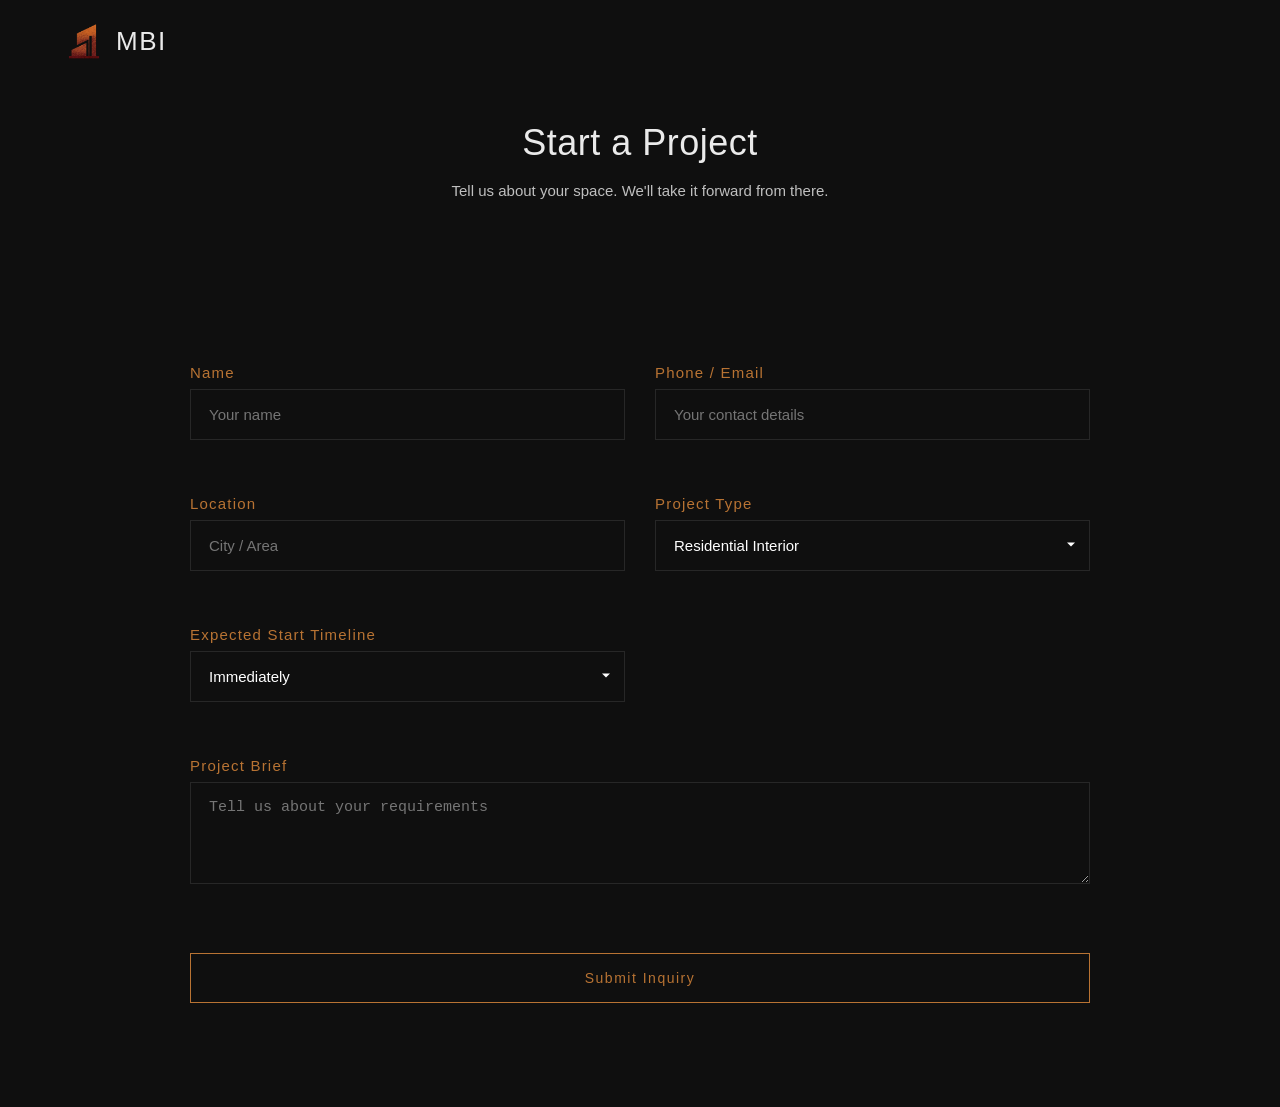
<file: contact.html>
<!DOCTYPE html>
<html lang="en">
<head>
    <meta charset="UTF-8">
    <meta name="viewport" content="width=device-width, initial-scale=1.0">
    <title>Start a Project | MBI</title>

    <link rel="stylesheet" href="css/style.css">
</head>

<body>

<!-- HEADER -->
<header class="header">
    <div class="container">
        <div class="logo">
            <img src="images/logo.png" alt="MBI Logo">
            <span>MBI</span>
        </div>
    </div>
</header>

<!-- HERO -->
<section class="contact-hero">
    <h1>Start a Project</h1>
    <p>Tell us about your space. We'll take it forward from there.</p>
</section>

<!-- FORM -->
<section class="contact-form-section">

    <form class="contact-form"
          name="contact"
          method="POST"
          data-netlify="true"
          action="success.html">

        <!-- REQUIRED for Netlify -->
        <input type="hidden" name="form-name" value="contact">

        <div class="form-grid">

        <div class="form-group">
            <label>Name</label>
            <input type="text" name="name" placeholder="Your name" required>
        </div>

        <div class="form-group">
            <label>Phone / Email</label>
            <input type="text" name="contact" placeholder="Your contact details" required>
        </div>

        <div class="form-group">
            <label>Location</label>
            <input type="text" name="location" placeholder="City / Area">
        </div>

        <div class="form-group">
            <label>Project Type</label>
            <select name="project">
                <option>Residential Interior</option>
                <option>Commercial Interior</option>
                <option>Renovation</option>
                <option>Interior Design + 3d</option>
                <option>Consultation</option>
            </select>
        </div>

        <div class="form-group">
            <label>Expected Start Timeline</label>
            <select name="timeline">
                <option>Immediately</option>
                <option>1–3 Months</option>
                <option>3–6 Months</option>
                <option>Just Exploring</option>
            </select>
        </div>

         <div class="form-group full-width">
        <label>Project Brief</label>
        <textarea name="brief" rows="4" placeholder="Tell us about your requirements"></textarea>
         </div>
    </div>        

        <button type="submit" class="submit-btn">
            Submit Inquiry
        </button>

    </form>

</section>
</body>
</html>
</file>
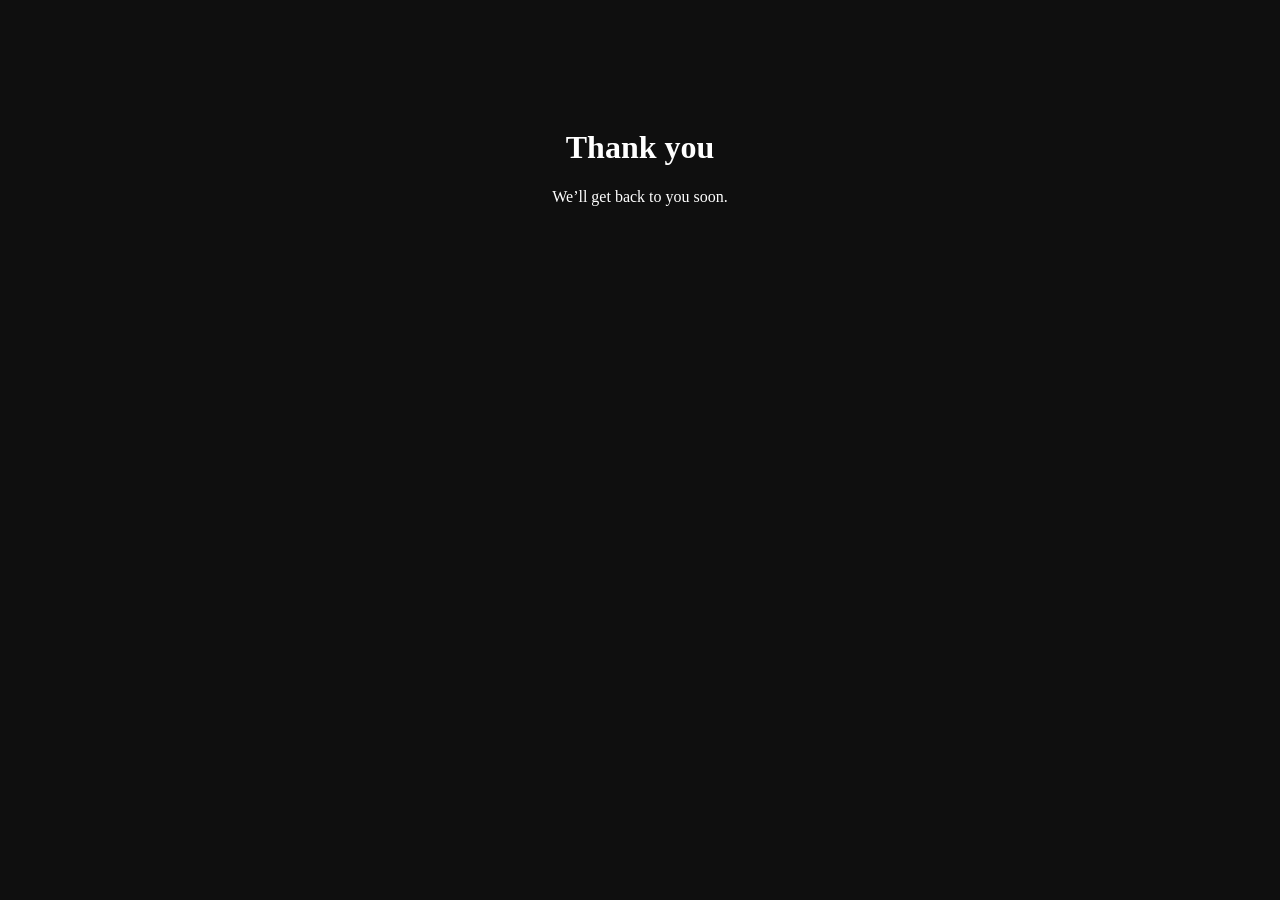
<file: success.html>
<!DOCTYPE html>
<html>
<head>
    <title>Thank You</title>
</head>
<body style="background:#0f0f0f; color:white; text-align:center; padding:100px;">
    <h1>Thank you</h1>
    <p>We’ll get back to you soon.</p>
</body>
</html>
</file>
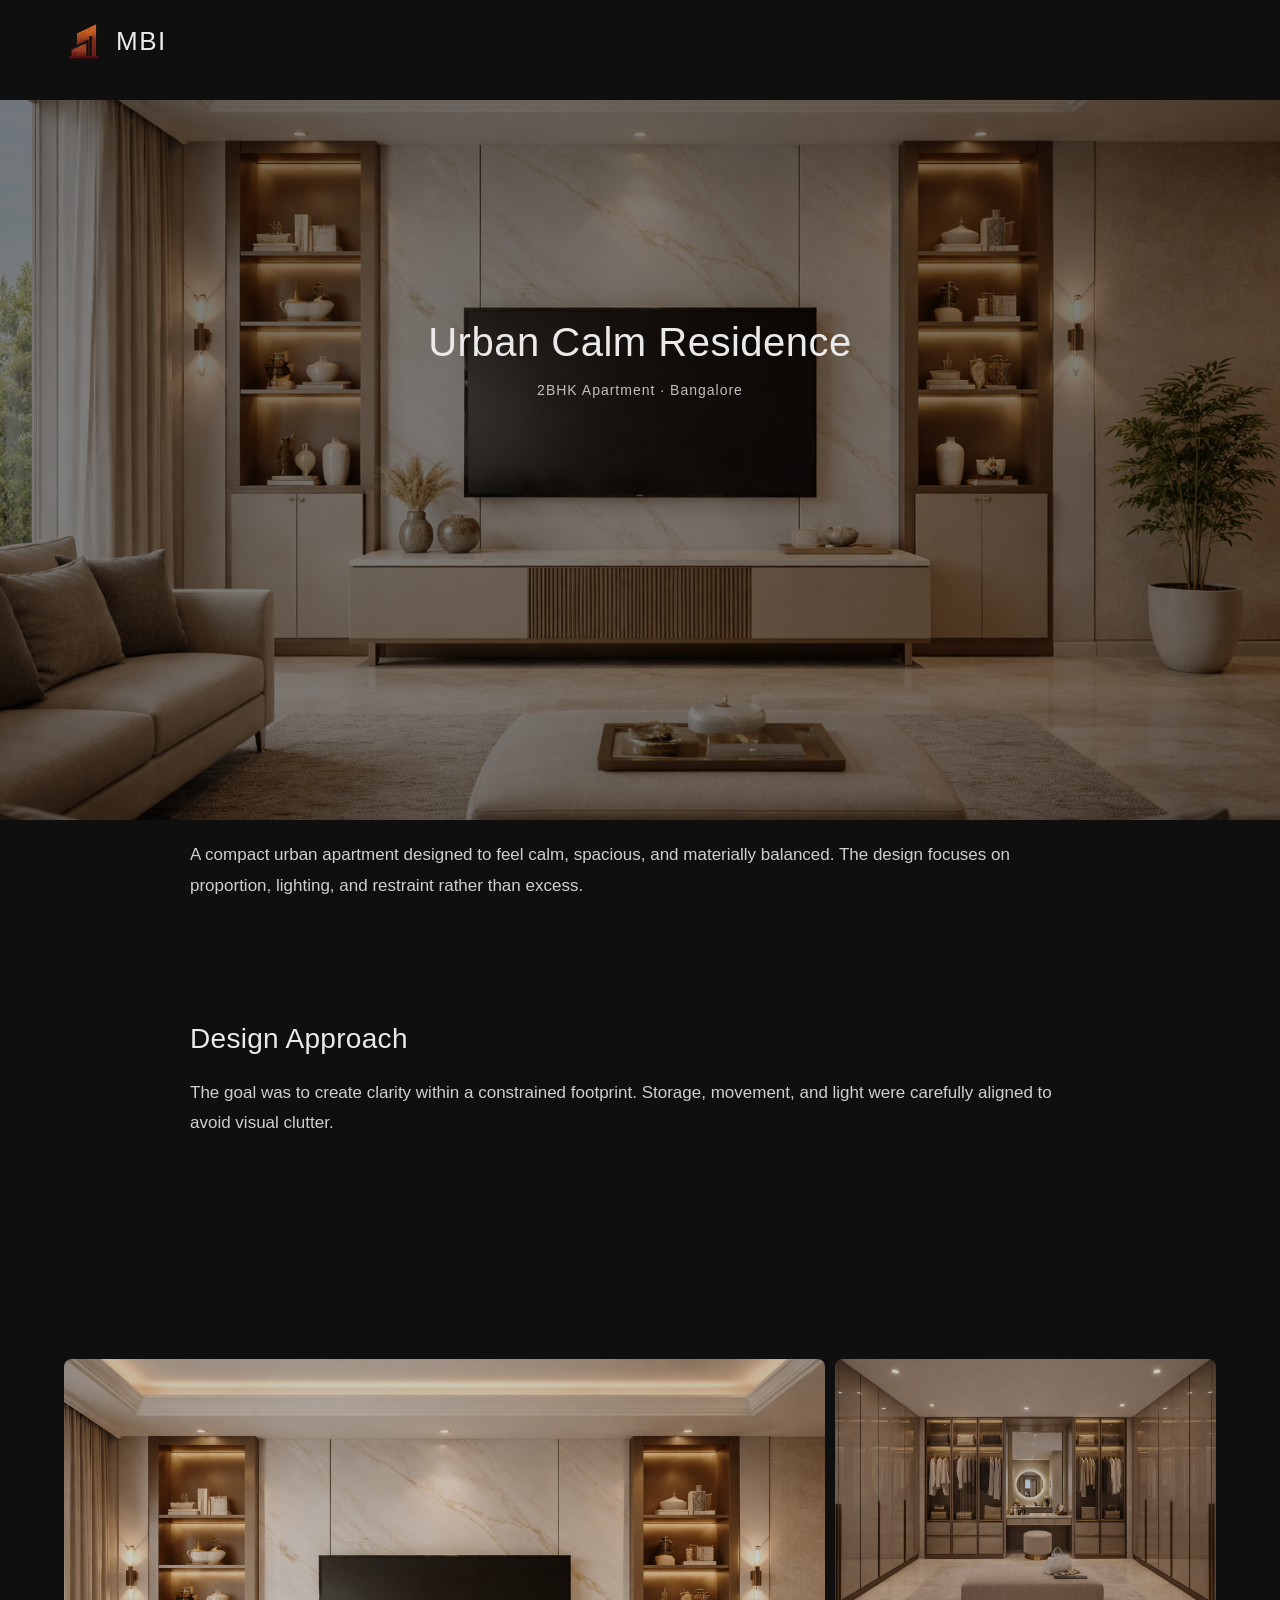
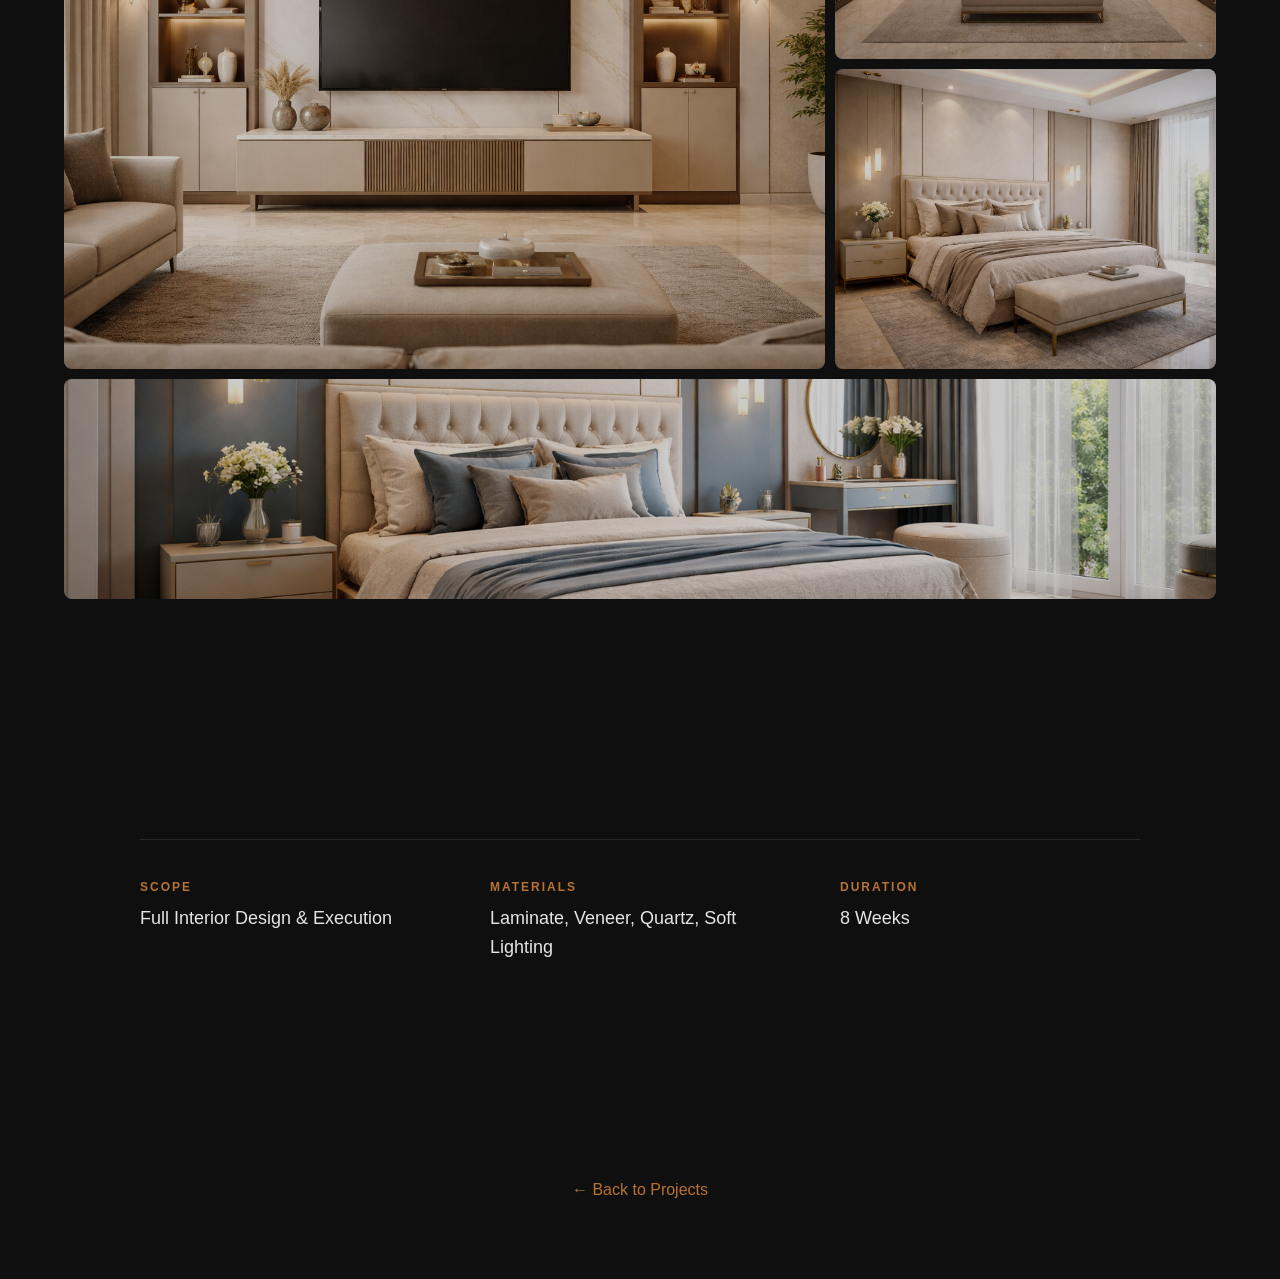
<file: projects/project1.html>
<!DOCTYPE html>
<html lang="en">
<head>
    <meta charset="UTF-8">
    <meta name="viewport" content="width=device-width, initial-scale=1.0">
    <title>Urban Calm Residence | MBI</title>

    <link rel="stylesheet" href="../css/style.css">
</head>

<body>

<!-- HEADER -->
<header class="header">
    <div class="container">
        <div class="logo">
            <img src="../images/logo.png" alt="MBI Logo">
            <span>MBI</span>
        </div>
    </div>
</header>

<!-- HERO -->
<section class="case-hero">
   <div class="case-hero-image">
    <img src="../images/project1.png" alt="Project Hero">
</div>
    <div class="case-hero-overlay"></div>

    <div class="case-hero-content">
        <h1>Urban Calm Residence</h1>
        <p>2BHK Apartment · Bangalore</p>
    </div>
</section>

<!-- INTRO -->
<section class="case-intro">
    <div class="case-container">
        <p>
            A compact urban apartment designed to feel calm, spacious, and
            materially balanced. The design focuses on proportion, lighting,
            and restraint rather than excess.
        </p>
    </div>
</section>

<!-- DESIGN INTENT -->
<section class="case-intent">
    <div class="case-container">
        <h2>Design Approach</h2>
        <p>
            The goal was to create clarity within a constrained footprint.
            Storage, movement, and light were carefully aligned to avoid visual clutter.
        </p>
    </div>
</section>

<!-- GALLERY -->
<section class="case-gallery">
    <div class="gallery-grid">

        <!-- BIG IMAGE (same as img1) -->
        <div class="gallery-img big">
            <img src="../images/project1.png" alt="Living space">
        </div>

        <!-- RIGHT TOP (same as img2) -->
        <div class="gallery-img small top">
            <img src="../images/project2.png" alt="Interior detail">
        </div>

        <!-- RIGHT BOTTOM (same as img3) -->
        <div class="gallery-img small bottom">
            <img src="../images/project3.png" alt="Interior detail">
        </div>

        <!-- FULL WIDTH (same as img4) -->
        <div class="gallery-img wide">
            <img src="../images/project4.png" alt="Interior overview">
        </div>

    </div>
</section>

<!-- DETAILS -->
<section class="case-details">

    <div class="detail">
        <h4>Scope</h4>
        <p>Full Interior Design & Execution</p>
    </div>

    <div class="detail">
        <h4>Materials</h4>
        <p>Laminate, Veneer, Quartz, Soft Lighting</p>
    </div>

    <div class="detail">
        <h4>Duration</h4>
        <p>8 Weeks</p>
    </div>

</section>

<!-- CTA -->
<section class="case-cta">
    <a href="../index.html">← Back to Projects</a>
</section>

</body>
</html>
</file>
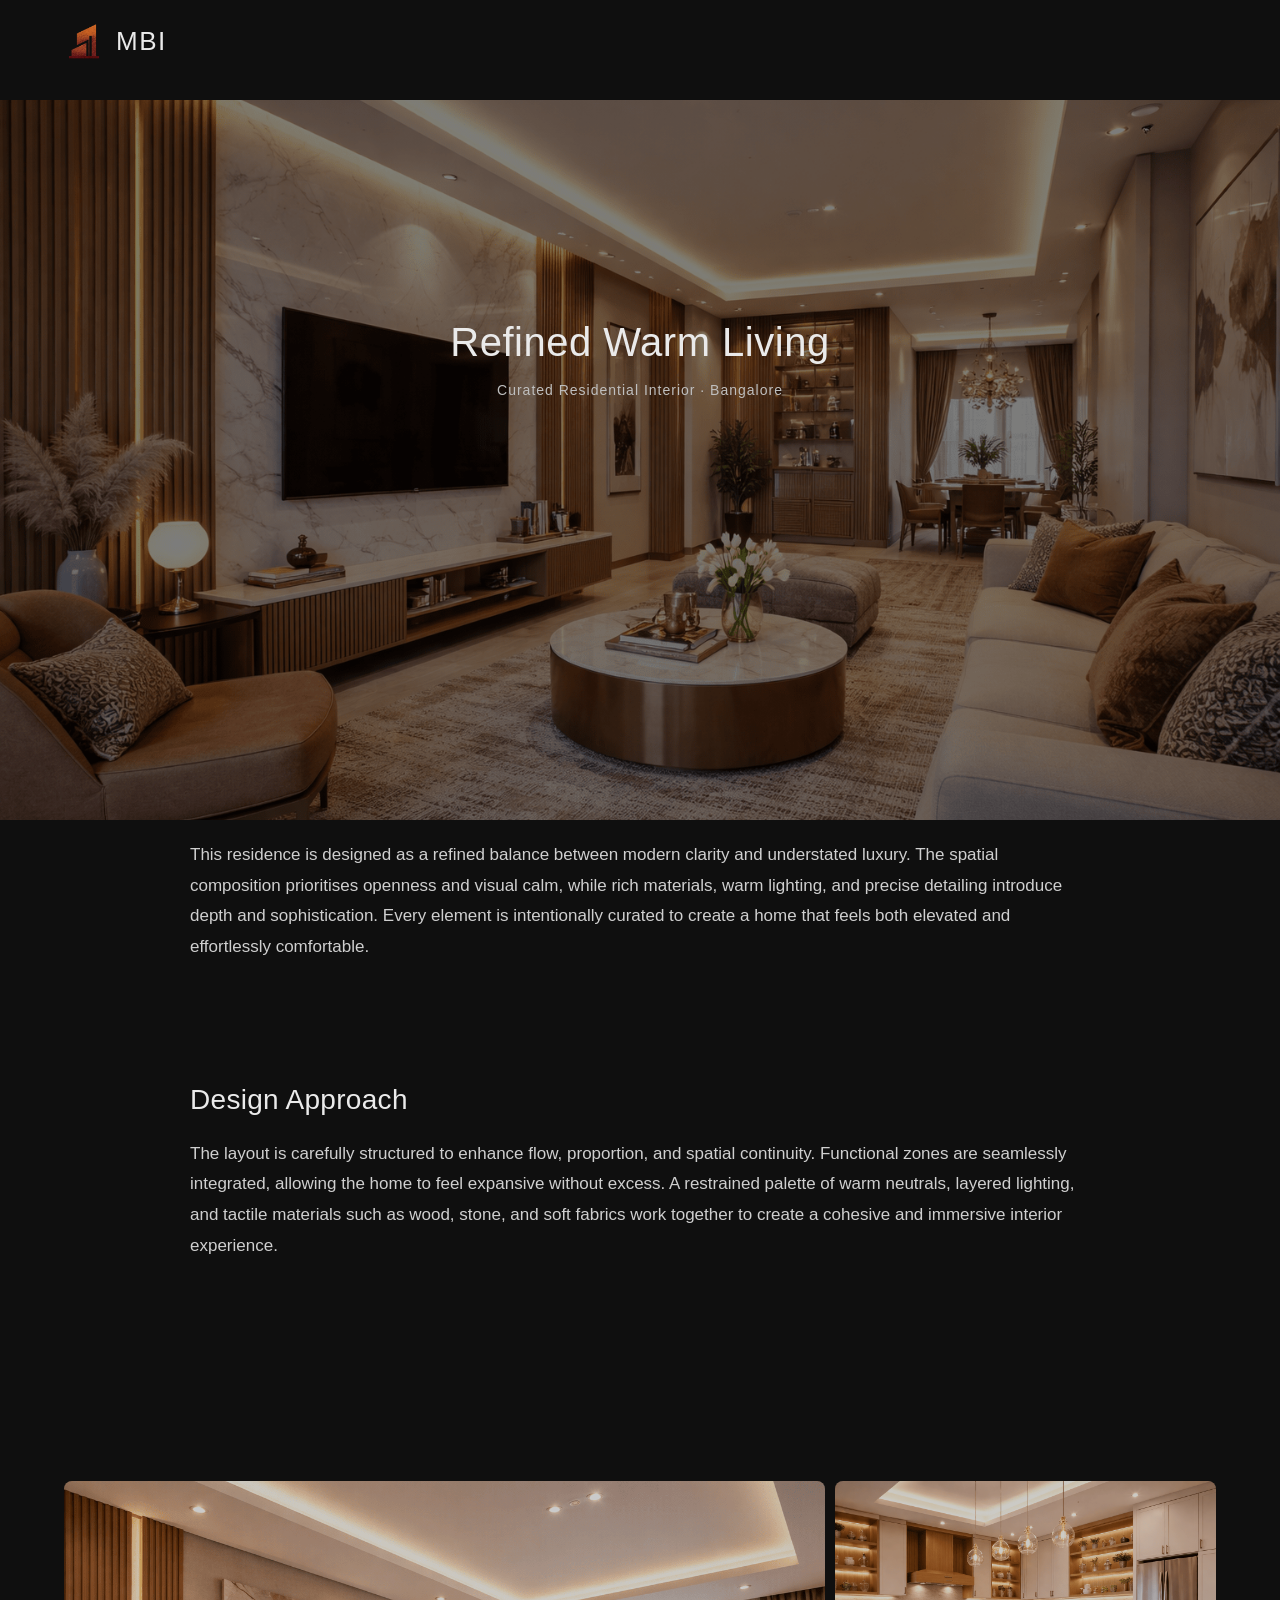
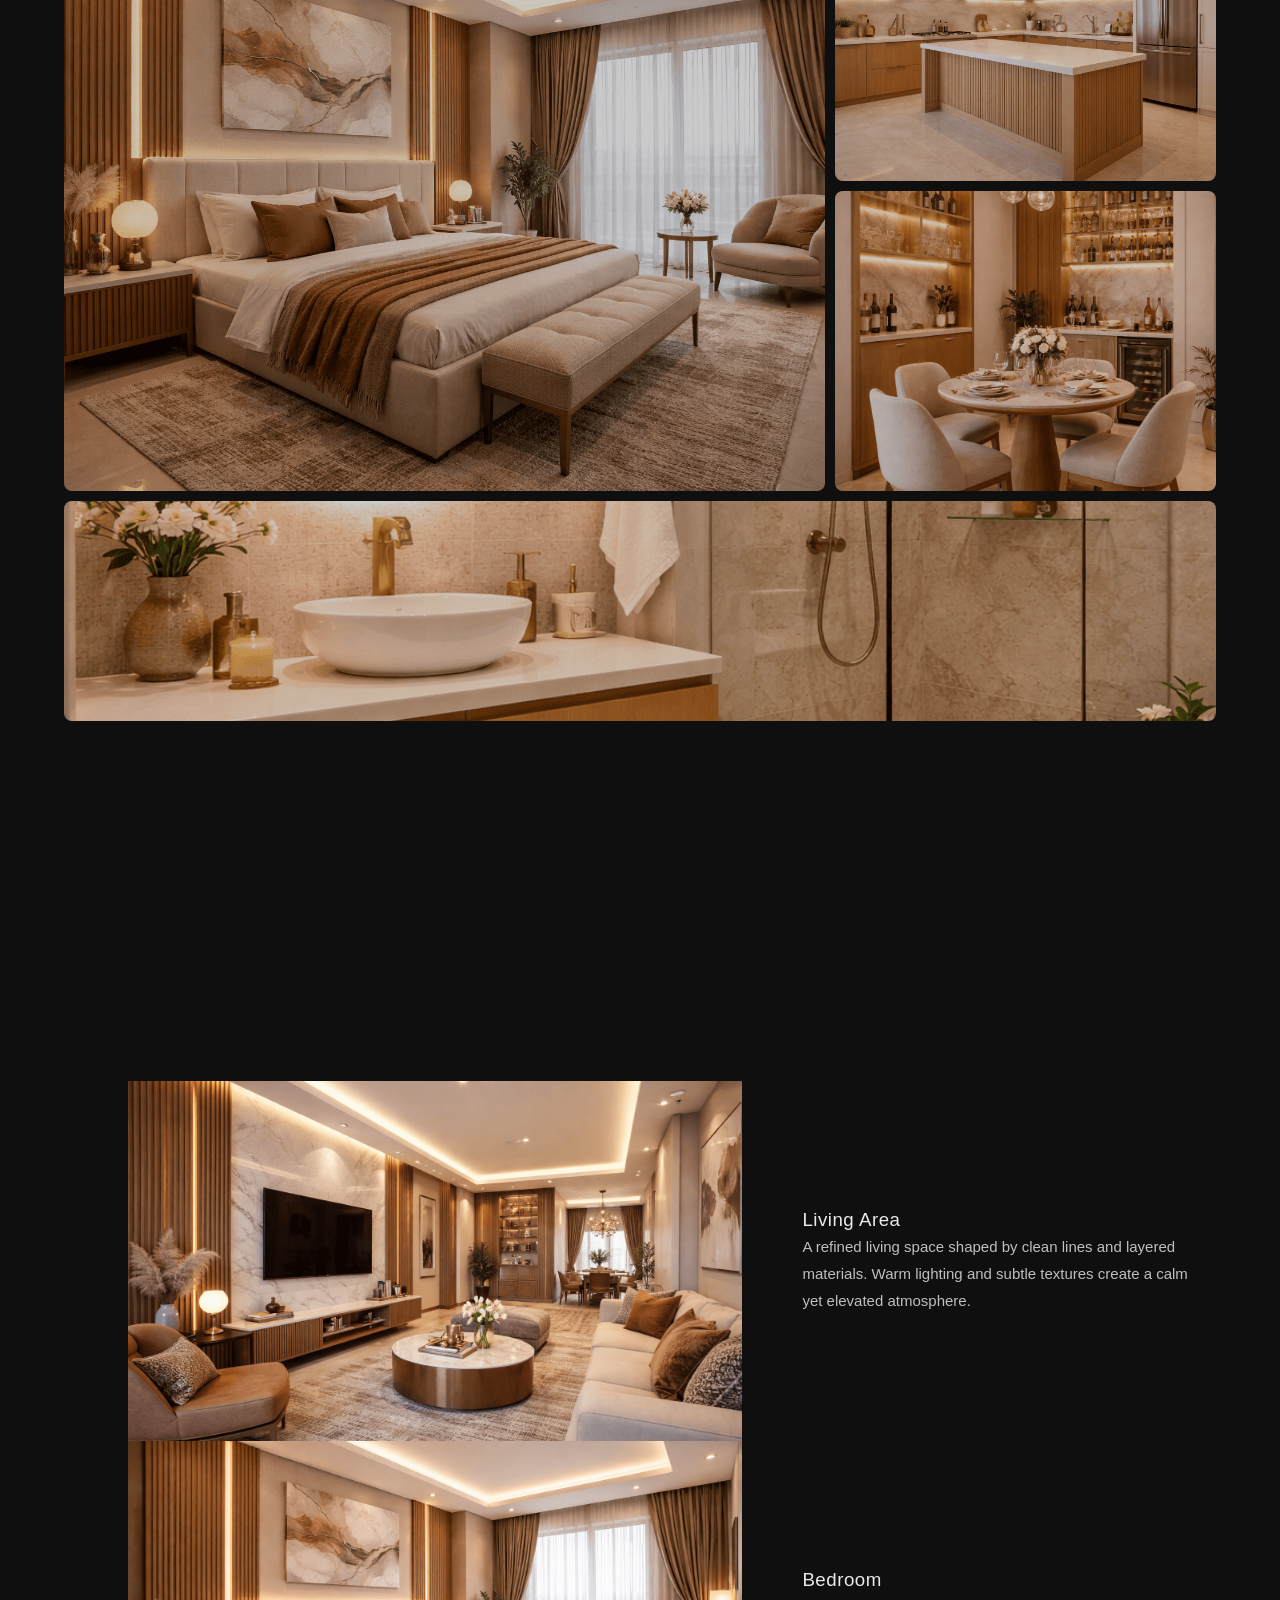
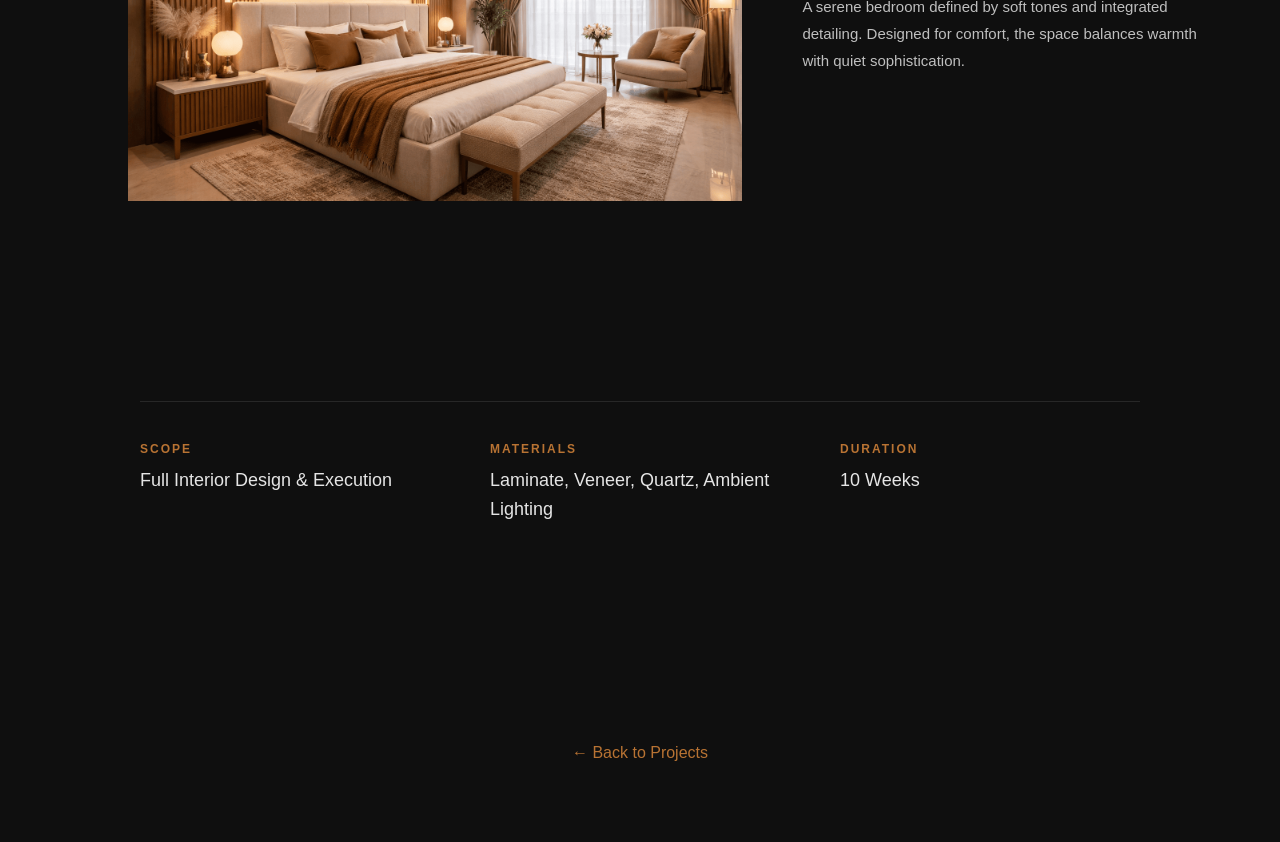
<file: projects/project2.html>
<!DOCTYPE html>
<html lang="en">
<head>
    <meta charset="UTF-8">
    <meta name="viewport" content="width=device-width, initial-scale=1.0">
    <title>Refined Warm Living | MBI</title>

    <link rel="stylesheet" href="../css/style.css">
</head>

<body>

<!-- HEADER -->
<header class="header">
    <div class="container">
        <div class="logo">
            <img src="../images/logo.png" alt="MBI Logo">
            <span>MBI</span>
        </div>
    </div>
</header>

<!-- HERO -->
<section class="case-hero">
    <div class="case-hero-image">
        <img src="../images/project8.png" alt="Modern Warm Apartment">
    </div>
    <div class="case-hero-overlay"></div>

    <div class="case-hero-content">
        <h1>Refined Warm Living</h1>
        <p>Curated Residential Interior · Bangalore</p>
    </div>
</section>
    
<!-- INTRO -->
<section class="case-intro">
    <div class="case-container">
        <p>
            This residence is designed as a refined balance between modern clarity and understated luxury. The spatial composition prioritises openness and visual calm, while rich materials, warm lighting, and precise detailing introduce depth and sophistication. 

Every element is intentionally curated to create a home that feels both elevated and effortlessly comfortable.
        </p>
    </div>
</section>

<!-- DESIGN INTENT -->
<section class="case-intent">
    <div class="case-container">
        <h2>Design Approach</h2>
        <p>
The layout is carefully structured to enhance flow, proportion, and spatial continuity. Functional zones are seamlessly integrated, allowing the home to feel expansive without excess.

A restrained palette of warm neutrals, layered lighting, and tactile materials such as wood, stone, and soft fabrics work together to create a cohesive and immersive interior experience.
        </p>
    </div>
</section>

<!-- GALLERY -->
<section class="case-gallery">
    <div class="gallery-grid">

        <!-- BIG IMAGE -->
        <div class="gallery-img big">
            <img src="../images/project7.png">
        </div>

        <!-- RIGHT TOP -->
        <div class="gallery-img small top">
            <img src="../images/project11.png">
        </div>

        <!-- RIGHT BOTTOM -->
        <div class="gallery-img small bottom">
            <img src="../images/project10.png">
        </div>

        <!-- FULL WIDTH -->
        <div class="gallery-img wide">
            <img src="../images/project12.png">
        </div>

    </div>
</section>
    
<!-- STORY SECTION -->
<section class="case-story">

    <div class="story-block">
        <div class="story-img">
            <img src="../images/project8.png" alt="Living Area">
        </div>
        <div class="story-text">
            <h3>Living Area</h3>
            <p>
               A refined living space shaped by clean lines and layered materials.
         Warm lighting and subtle textures create a calm yet elevated atmosphere.
            </p>
        </div>
    </div>

    <div class="story-block reverse">
        <div class="story-img">
            <img src="../images/project7.png" alt="Bedroom">
        </div>
        <div class="story-text">
            <h3>Bedroom</h3>
            <p>
              A serene bedroom defined by soft tones and integrated detailing.
Designed for comfort, the space balances warmth with quiet sophistication.
            </p>
        </div>
    </div>

</section>

<!-- DETAILS -->
<section class="case-details">

    <div class="detail">
        <h4>Scope</h4>
        <p>Full Interior Design & Execution</p>
    </div>

    <div class="detail">
        <h4>Materials</h4>
        <p>Laminate, Veneer, Quartz, Ambient Lighting</p>
    </div>

    <div class="detail">
        <h4>Duration</h4>
        <p>10 Weeks</p>
    </div>

</section>

<!-- CTA -->
<section class="case-cta">
    <a href="../index.html">← Back to Projects</a>
</section>

</body>
</html>
</file>
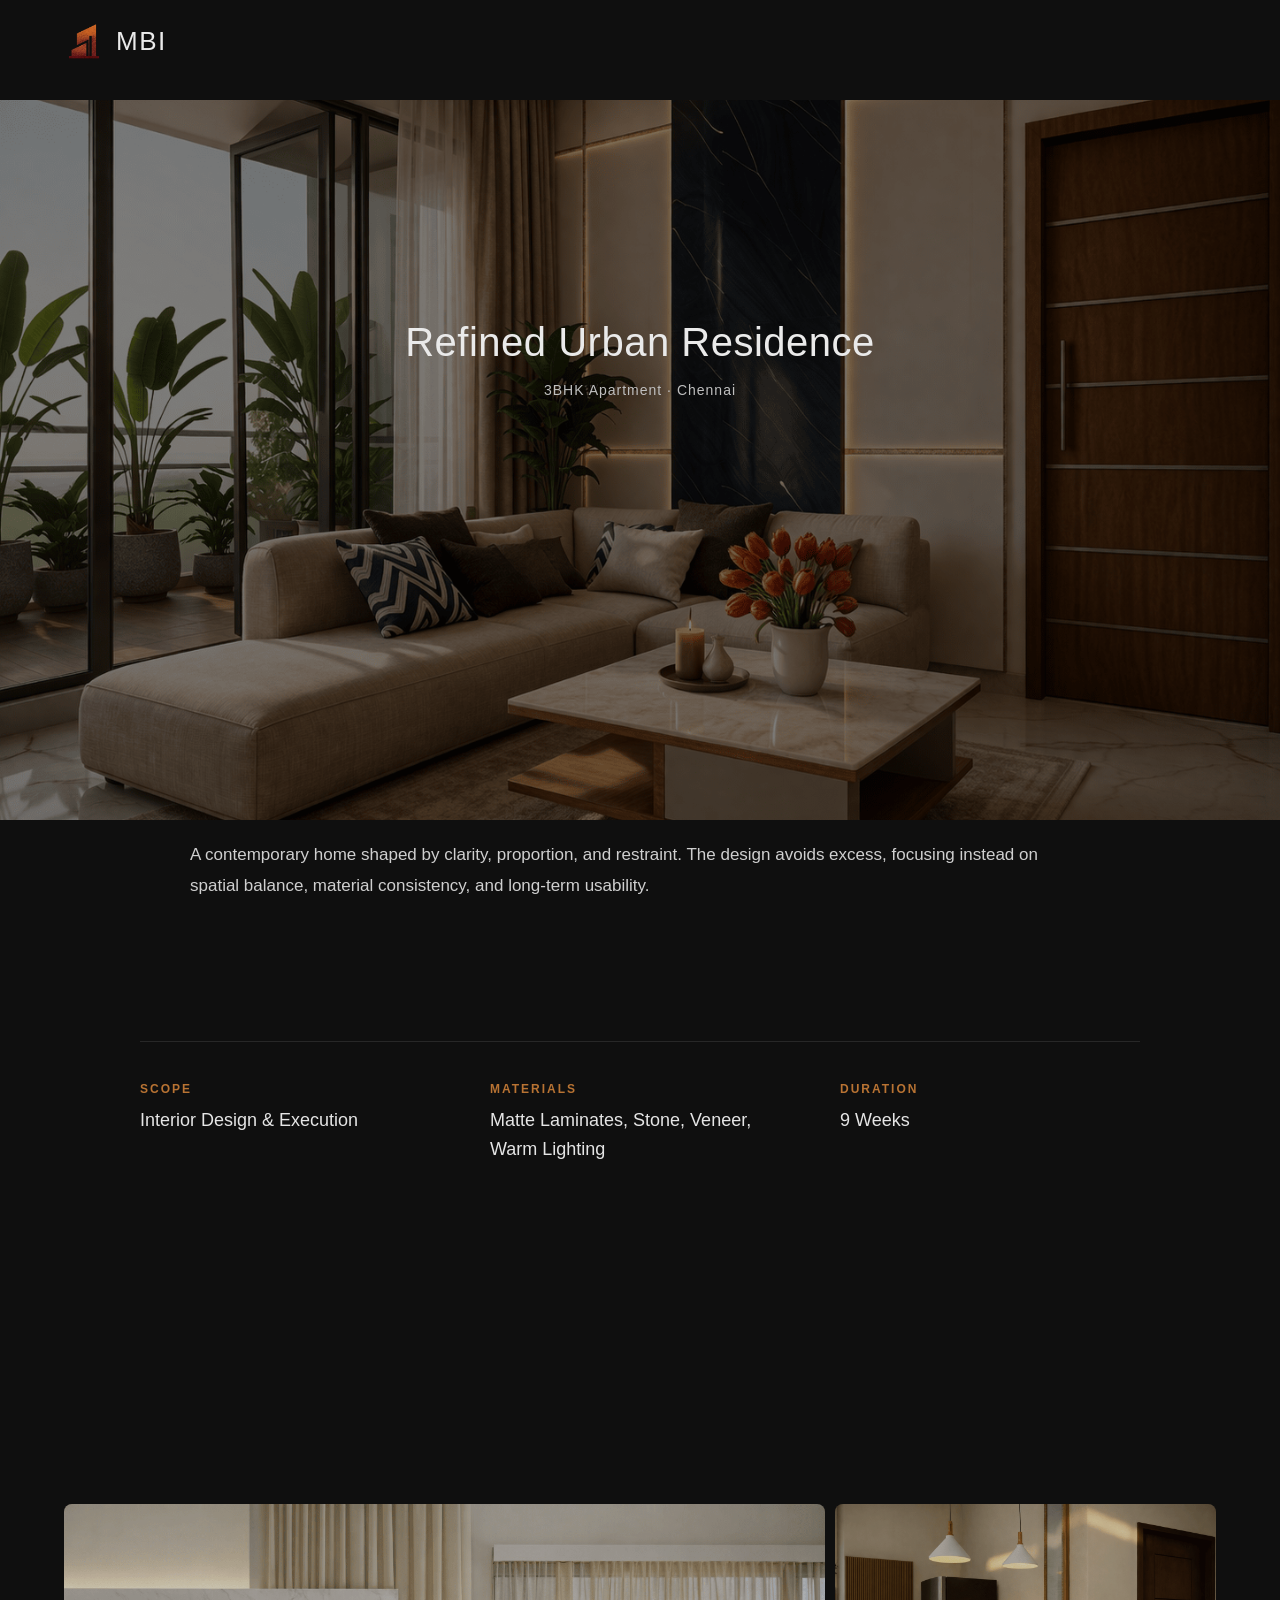
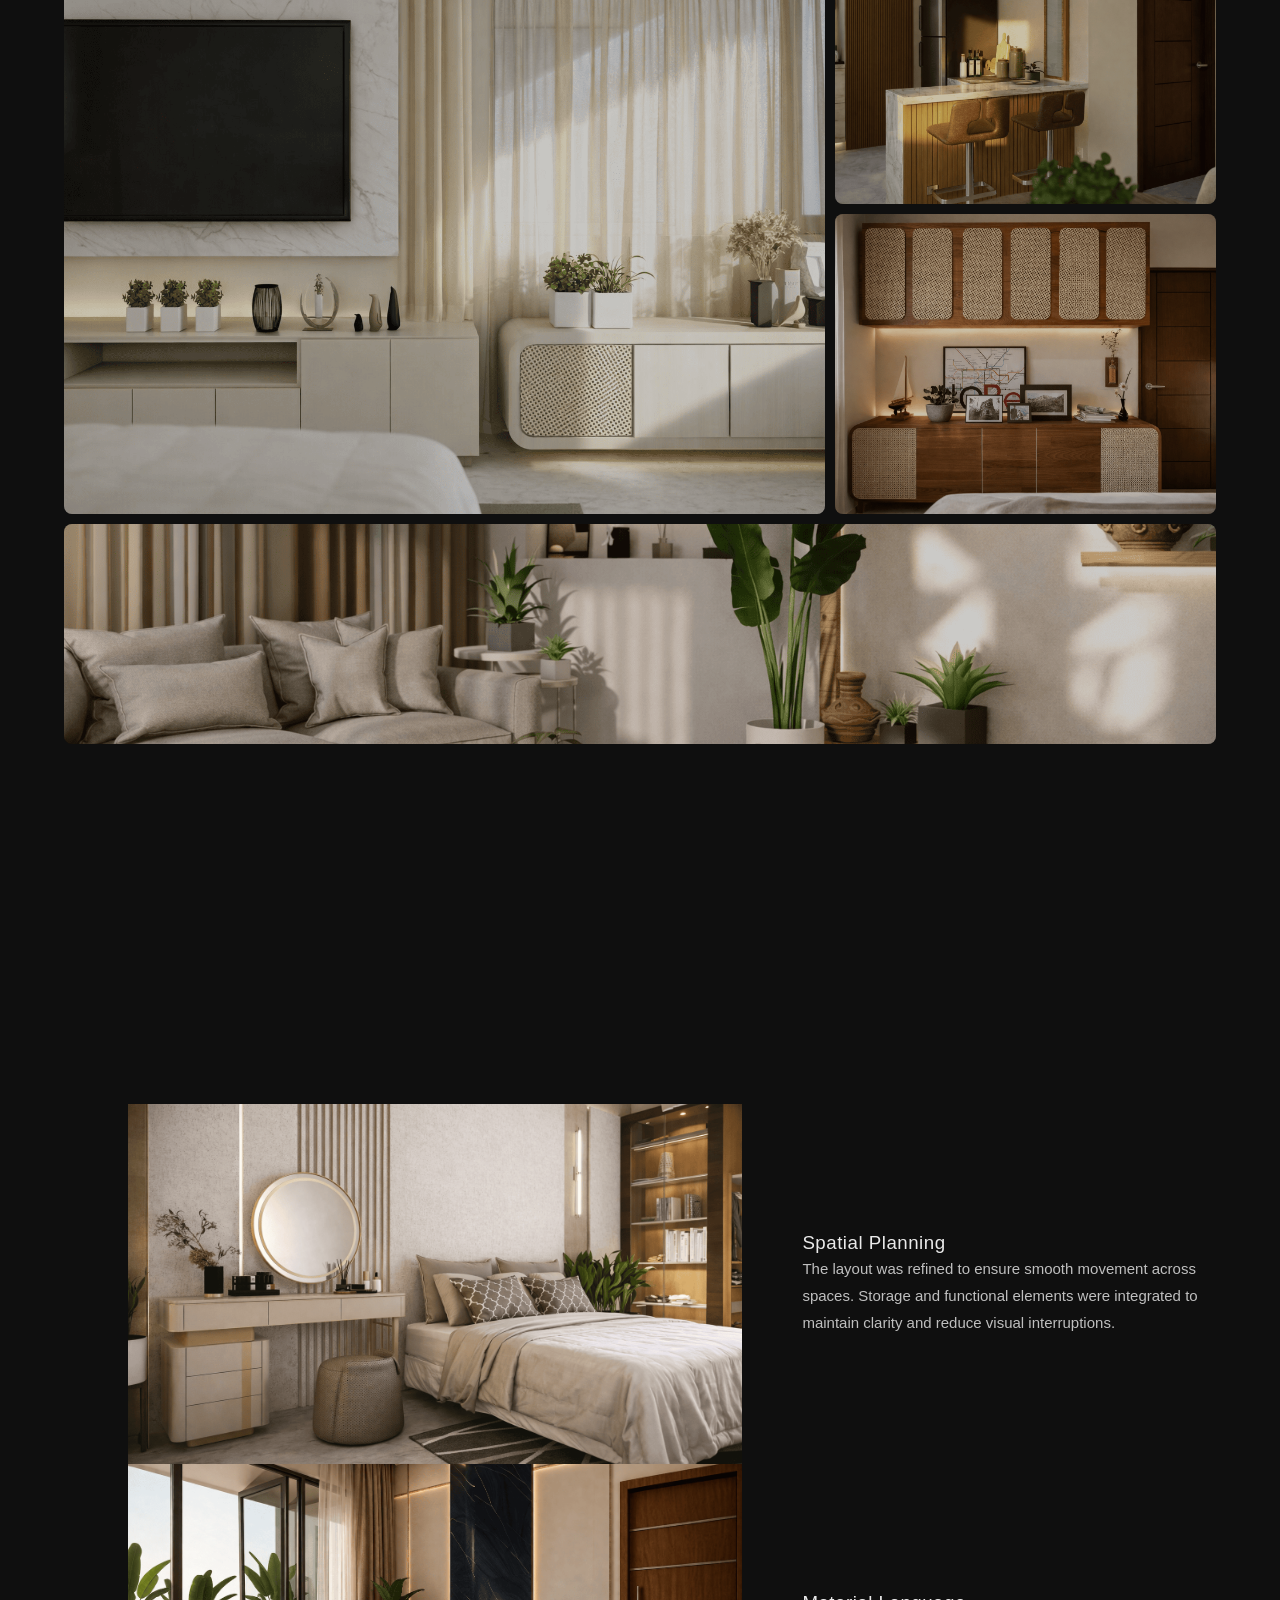
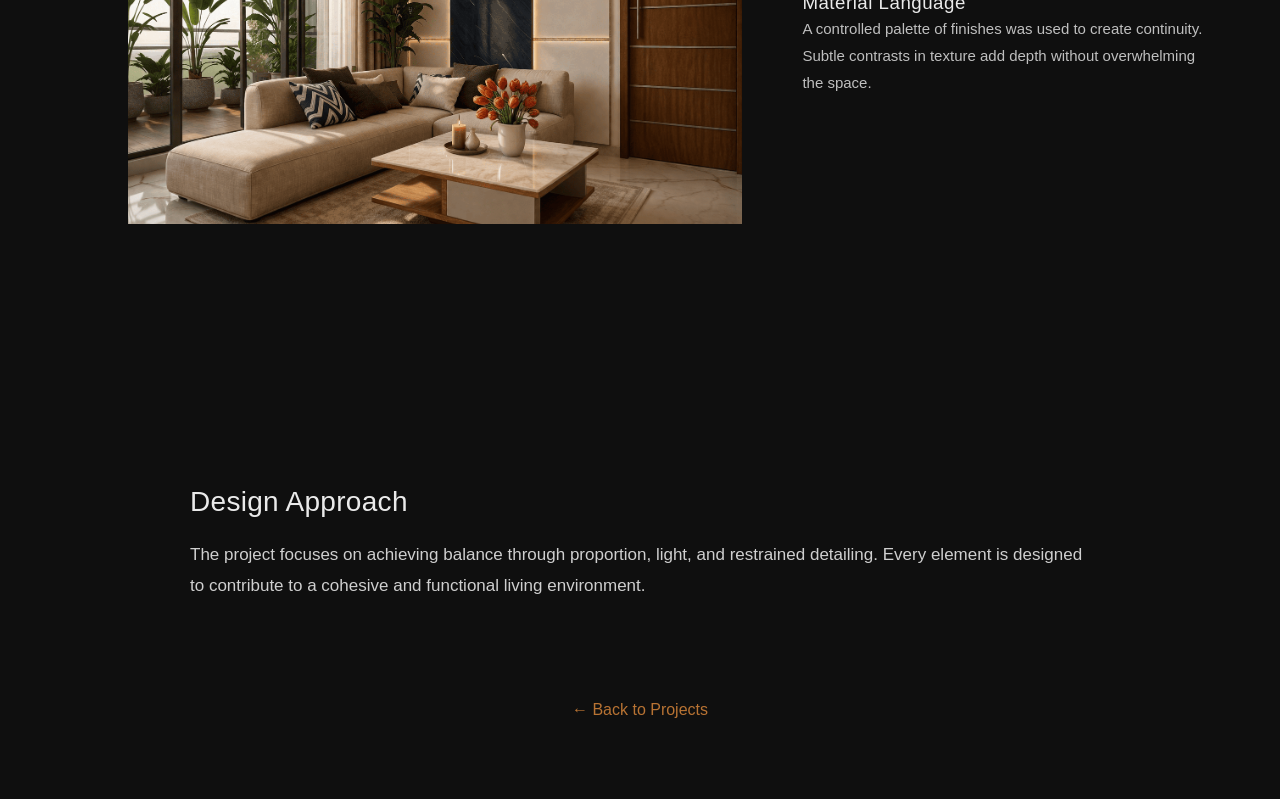
<file: projects/project3.html>
<!DOCTYPE html>
<html lang="en">
<head>
    <meta charset="UTF-8">
    <meta name="viewport" content="width=device-width, initial-scale=1.0">
    <title>Refined Urban Residence | MBI</title>

    <link rel="stylesheet" href="../css/style.css">
</head>

<body>

<!-- HEADER -->
<header class="header">
    <div class="container">
        <div class="logo">
            <img src="../images/logo.png" alt="MBI Logo">
            <span>MBI</span>
        </div>
    </div>
</header>

<!-- HERO -->
<section class="case-hero">
    <div class="case-hero-image">
    <img src="../images/project18.png" alt="Refined Urban Residence">
</div>
    <div class="case-hero-overlay"></div>

    <div class="case-hero-content">
        <h1>Refined Urban Residence</h1>
        <p>3BHK Apartment · Chennai</p>
    </div>
</section>

<!-- INTRO (slightly tighter tone) -->
<section class="case-intro">
    <div class="case-container">
        <p>
            A contemporary home shaped by clarity, proportion, and restraint.
            The design avoids excess, focusing instead on spatial balance,
            material consistency, and long-term usability.
        </p>
    </div>
</section>

<!-- DETAILS FIRST (layout variation) -->
<section class="case-details">

    <div class="detail">
        <h4>Scope</h4>
        <p>Interior Design & Execution</p>
    </div>

    <div class="detail">
        <h4>Materials</h4>
        <p>Matte Laminates, Stone, Veneer, Warm Lighting</p>
    </div>

    <div class="detail">
        <h4>Duration</h4>
        <p>9 Weeks</p>
    </div>

</section>

<!-- GALLERY -->
<section class="case-gallery">
    <div class="gallery-grid">

        <!-- BIG -->
        <div class="gallery-img big">
            <img src="../images/project13.png" alt="Interior detail">
        </div>

        <!-- RIGHT TOP -->
        <div class="gallery-img small top">
            <img src="../images/project19.png" alt="Interior detail">
        </div>

        <!-- RIGHT BOTTOM -->
        <div class="gallery-img small bottom">
            <img src="../images/project17.png" alt="Interior detail">
        </div>

        <!-- FULL WIDTH -->
        <div class="gallery-img wide">
            <img src="../images/project16.png" alt="Interior overview">
        </div>

    </div>
</section>

<!-- STORY (more architectural tone) -->
<section class="case-story">

    <div class="story-block">
        <div class="story-img">
    <img src="../images/project14.png" alt="Spatial Planning">
</div>
        <div class="story-text">
            <h3>Spatial Planning</h3>
            <p>
                The layout was refined to ensure smooth movement across spaces.
                Storage and functional elements were integrated to maintain
                clarity and reduce visual interruptions.
            </p>
        </div>
    </div>

    <div class="story-block reverse">
        <div class="story-img">
    <img src="../images/project18.png" alt="Material Language">
</div>
        <div class="story-text">
            <h3>Material Language</h3>
            <p>
                A controlled palette of finishes was used to create continuity.
                Subtle contrasts in texture add depth without overwhelming the space.
            </p>
        </div>
    </div>

</section>

<!-- DESIGN INTENT (moved below for variation) -->
<section class="case-intent">
    <div class="case-container">
        <h2>Design Approach</h2>
        <p>
            The project focuses on achieving balance through proportion,
            light, and restrained detailing. Every element is designed
            to contribute to a cohesive and functional living environment.
        </p>
    </div>
</section>

<!-- CTA -->
<section class="case-cta">
    <a href="../index.html">← Back to Projects</a>
</section>

</body>
</html>
</file>
<file: css/style.css>
/* RESET */
* {
    margin: 0;
    padding: 0;
    box-sizing: border-box;
}
:root {
    --font-primary: 'Inter', 'Segoe UI', sans-serif;

    --h1: 48px;
    --h2: 32px;
    --h3: 22px;
    --body: 15px;
    --small: 13px;

    --lh-heading: 1.3;
    --lh-body: 1.8;

    --text-main: #eaeaea;
    --text-muted: #bfbfbf;
}

/* BODY */
body {
    font-family: var(--font-primary);
    background-color: #0f0f0f;
    color: var(--text-main);
}
h1, h2, h3 {
    font-weight: 400;
    line-height: var(--lh-heading);
    letter-spacing: 0.5px;
}

p {
    font-size: var(--body);
    line-height: var(--lh-body);
    color: var(--text-muted);
}
section {
    padding: 100px 0;
}

@media (max-width: 768px) {
    section {
        padding: 70px 0;
    }
}

/* CONTAINER */
.container {
    width: 90%;
    margin: auto;
    display: flex;
    justify-content: space-between;
    align-items: center;
}

/* HEADER */
.header {
    width: 100%;
    padding: 20px 0;
    position: fixed;
    top: 0;
    left: 0;
    background: transparent;
    z-index: 1000;
}

/* LOGO */
.logo {
    display: flex;
    align-items: center;
    gap: 10px; /* slightly more breathing */
}

.logo img {
    width: 42px;   /* increased from ~28 */
    height: 42px;
    object-fit: contain;
}

.logo span {
    font-size: 26px;  /* increased from ~18 */
    letter-spacing: 1.5px;
    font-weight: 500;
}
@media (max-width: 768px) {

    .logo img {
        width: 36px;  /* increased from 24 */
        height: 36px;
    }

    .logo span {
        font-size: 22px; /* increased from 16 */
    }

}

/* NAV */
.nav a {
    margin-left: 30px;
    text-decoration: none;
    color: #eaeaea;
    font-size: 14px;
    position: relative;
}

/* NAV HOVER (Copper underline) */
.nav a::after {
    content: "";
    position: absolute;
    width: 0;
    height: 1px;
    background: #b87333;
    left: 0;
    bottom: -5px;
    transition: 0.3s;
}

.nav a:hover::after {
    width: 100%;
}

/* HAMBURGER ICON */
.hamburger {
    display: none;
    flex-direction: column;
    cursor: pointer;
}

.hamburger span {
    width: 25px;
    height: 2px;
    background: #b87333;
    margin: 4px 0;
    transition: 0.3s;
}

@media (max-width: 768px) {

    /* Hide normal nav */
    .nav {
        position: absolute;
        top: 70px;
        right: 0;
        width: 100%;
        background: #0f0f0f;
        flex-direction: column;
        align-items: center;
        display: none;
        padding: 20px 0;
    }

    .nav a {
        margin: 15px 0;
        font-size: 16px;
    }

    /* Show hamburger */
    .hamburger {
        display: flex;
    }

}

.nav.active {
    display: flex;
}
html {
    scroll-behavior: smooth;
}

/* HERO */
.hero {
    position: relative;
    height: 100vh;
    width: 100%;
    overflow: hidden;
}
.hero-sub {
    position: absolute;   /* 🔥 key */
    bottom: 40px;
    right: 5%;

    font-size: 12px;
    letter-spacing: 2px;
    color: #b87333;
    text-transform: uppercase;
}

/* IMAGE LAYER */
.hero-image {
    position: absolute;
    width: 100%;
    height: 100%;
    background: url('../images/hero.png') center/cover no-repeat;
    filter: brightness(0.85);
}

/* DARK OVERLAY */
.hero-overlay {
    position: absolute;
    width: 100%;
    height: 100%;
    background: linear-gradient(
        to bottom,
        rgba(15,15,15,0.6),
        rgba(15,15,15,0.9)
    );
}

/* CONTENT */
.hero-content {
    position: absolute;   /* 🔥 important */
    top: 0;
    left: 0;
    width: 100%;
    height: 100%;

    display: flex;
    align-items: center;
    justify-content: center;
    text-align: center;

    z-index: 2;
}

/* TEXT */
.hero h1 {
    font-size: var(--h1);
    max-width: 780px;
    line-height: 1.3;
}

/* COPPER LINE DETAIL */
.hero h1::after {
    content: "";
    display: block;
    width: 60px;
    height: 1px;
    background: #b87333;
    margin: 20px auto 0;
}
@media (max-width: 768px) {

    .hero {
        height: 90vh;
    }

    .hero h1 {
        font-size: 26px;
        padding: 0 20px;
        line-height: 1.4;
    }
    
    .hero-sub {
        bottom: 25px;
        right: 20px;
        font-size: 11px;
        letter-spacing: 1.5px;
    }
}

.section-line {
    width: 60px;
    height: 1px;
    background: #b87333;
    margin-bottom: 30px;
}

/* PHILOSOPHY SECTION */
.philosophy {
    background: #0f0f0f;
}

/* LAYOUT */
.philosophy-container {
    width: 90%;
    margin: auto;
    display: flex;
    justify-content: space-between;
    align-items: flex-start;
    gap: 60px;
}

/* TEXT BLOCK */
.philosophy-text {
    width: 100%;

    /* animation */
    opacity: 0;
    transform: translateX(60px);
    transition: all 0.8s ease;
}

.philosophy-text.show {
    opacity: 1;
    transform: translateX(0);
}

/* HEADING */
.philosophy-text h2 {
    font-size: var(--h2);
    font-weight: 400;
    margin-bottom: 30px; /* spacing you wanted */
}

/* PARAGRAPH */
.philosophy-text p {
    font-size: var(--body);
    max-width: none;
    line-height: 1.9;
    color: #bfbfbf;
    margin-bottom: 15px;
}

@media (max-width: 768px) {

    .philosophy-container {
        flex-direction: column;
    }

    .philosophy-text {
        width: 100%;
        transform: translateX(30px);
    }

    .philosophy-space {
        display: none;
    }

    .philosophy-text h2 {
        font-size: 24px;
        margin-bottom: 20px;
    }

    .philosophy-text p {
        font-size: 14px;
        max-width: 100%;
    }
}

/* SERVICES */
.services {
    background: #0f0f0f;
}

/* EACH SERVICE BLOCK */
.service {
    display: flex;
    align-items: center;
    min-height: 70vh;
}

/* IMAGE */
.service-image {
    width: 50%;
    height: 70vh;
    background-position: center;
    background-size: cover;
    background-repeat: no-repeat;
}
.service1 {
    background-image: url('../images/service1.png');
}

.service2 {
    background-image: url('../images/service2.png');
}

.service3 {
    background-image: url('../images/service3.png');
}

/* TEXT */
.service-text {
    width: 50%;
    padding: 50px; /* reduced from 60px */

    /* animation */
    opacity: 0;
    transform: translateY(40px);
    transition: all 0.8s ease;
}

.service-text.show {
    opacity: 1;
    transform: translateY(0);
}

.service-text h3 {
    position: relative;
    font-size: var(--h3);
}

.service-text h3::before {
    content: "";
    position: absolute;
    left: -20px;
    top: 50%;
    width: 10px;
    height: 1px;
    background: #b87333;
}

.service-text p {
      font-size: var(--body);
    color: #bfbfbf;
    line-height: 1.8;
    max-width: 420px; /* IMPORTANT: controls text width */
}

.service:nth-child(even) {
    flex-direction: row-reverse;
}
@media (max-width: 768px) {

    .service {
        flex-direction: column !important; /* override alternating */
        align-items: flex-start;
       min-height: auto;   /* 🔥 THIS is the main fix */
        height: auto;

        margin-bottom: 20px;
    }

    .service-image {
        width: 100%;
        height: 200px;
        margin-bottom: 15px;
    }

.service-text {
        width: 100%;
        padding: 0 20px 25px 20px;

        transform: translateY(25px); /* softer animation */
    }

    .service-text h3 {
        font-size: 22px;
        margin-bottom: 8px;
    }

    .service-text p {
        font-size: 14px;
        max-width: 100%;
    }

}

/* PROJECTS */
.projects {
    background: #0f0f0f;
    padding-top: 100px; 
}
.projects-header {
    width: 90%;
    margin: 0 auto 60px auto;
}

.projects-header h2 {
    font-size: 32px;
    font-weight: 400;
}
.project {
    position: relative;
    height: 75vh;
    overflow: hidden;

    display: block;          /* 🔥 ADD THIS */
    text-decoration: none;   /* 🔥 ADD THIS */
    color: inherit;          /* 🔥 ADD THIS */
}

/* IMAGE */
.project-image {
    position: relative;
    width: 100%;
    height: 100%;
    background-position: center;
    background-size: contain;
}

/* ADD THIS */
.project-image::after {
    content: "";
    position: absolute;
    top: 0;
    left: 0;
    width: 100%;
    height: 100%;

    background: linear-gradient(
        to top,
        rgba(15,15,15,0.7),
        rgba(15,15,15,0.2)
    );
}

/* OVERLAY TEXT */
.project-info {
    position: absolute;
    bottom: 60px;
    left: 5%;
    color: #eaeaea;

    opacity: 0;
    transform: translateY(40px);
    transition: all 0.8s ease;
}

.project-info.show {
    opacity: 1;
    transform: translateY(0);
}

.project-info h3 {
    font-size: 28px;
    font-weight: 400;
    margin-bottom: 10px;
}

.project-info p {
    font-size: 14px;
    color: #cfcfcf;
}

.project1 {
    background-image: url('../images/project1.png');
}

.project2 {
    background-image: url('../images/project7.png');
}

.project3 {
    background-image: url('../images/project18.png');
}

@media (max-width: 768px) {

    .project {
        height: 60vh;
         margin: 0;
         padding: 0;
    }
    .projects-header {
        margin-bottom: 40px;
    }

    .projects-header h2 {
        font-size: 24px;
    }

    .project-info {
        bottom: 30px;
        left: 20px;
        right: 20px;
    }

    .project-info h3 {
        font-size: 22px;
    }

    .project-info p {
        font-size: 13px;
    }
    
     .project-image {
        position: relative;
        overflow: hidden;
         line-height: 0;
    }
    
    .project-image img {
       width: 100%;
       height: 450px;
       object-fit: cover;

       display: block;
     }

}

/* PROCESS */
.process {
    background: #0f0f0f;
}

.process-container {
    width: 90%;
    margin: auto;
}

/* HEADER */
.process-header h2 {
     font-size: var(--h2);
    font-weight: 400;
    margin-bottom: 60px;
}

/* STEPS */
.process-steps {
    display: flex;
    flex-direction: column;
    gap: 50px;
}

.process-step {
    display: flex;
    align-items: flex-start;
    gap: 30px;

    opacity: 0;
    transform: translateY(40px);
    transition: all 0.8s ease;
}

.process-step.show {
    opacity: 1;
    transform: translateY(0);
}

/* NUMBER */
.step-number {
    font-size: 22px;
    color: #b87333; /* copper */
    min-width: 40px;
}

/* TEXT */
.step-text h3 {
    font-size: var(--h3);
    font-weight: 400;
    margin-bottom: 10px;
}

.step-text p {
    font-size: 14px;
    color: #bfbfbf;
    line-height: 1.8;
    max-width: 500px;
}

@media (max-width: 768px) {

    .process-header h2 {
        font-size: 24px;
        margin-bottom: 40px;
    }

    .process-step {
        gap: 20px;
    }

    .step-number {
        font-size: 20px;
    }

    .step-text h3 {
        font-size: 18px;
    }

    .step-text p {
        font-size: 13px;
        max-width: 100%;
    }

}
.materials {
    background: #0f0f0f;
}

.materials-container {
    width: 90%;
    margin: auto;
    display: flex;
    justify-content: space-between;
    align-items: flex-start;
}

/* TEXT */
.materials-text {
    width: 45%;
}

.materials-text h2 {
    font-size: var(--h2);
    margin-bottom: 25px;
}

.materials-text p {
    font-size: 15px;
    color: #bfbfbf;
    line-height: 1.9;
    margin-bottom: 15px;
}

/* GRID */
.materials-grid {
    width: 50%;
    display: grid;
    grid-template-columns: 1fr 1fr;
    gap: 15px;
}

.material-item {
    height: 180px;
    background-size: cover;
    background-position: center;
}

/* HIDE MOBILE VERSION ON DESKTOP */
.materials-mobile {
    display: none;
}

@media (max-width: 768px) {

    .materials-container {
        flex-direction: column;
    }

    .materials-text {
        width: 100%;
        margin-bottom: 30px;
    }

    /* HIDE DESKTOP GRID */
    .materials-grid {
        display: none;
    }

    /* SHOW MOBILE VERSION */
    .materials-mobile {
        display: flex;
        flex-direction: column;
        gap: 20px;
        width: 90%;
        margin: auto;
    }

    .material-card {
        display: flex;
        align-items: center;
        gap: 12px;
    }

    .material-img {
        width: 50%;
        height: 110px;
        background-size: cover;
        background-position: center;
    }

    .material-text {
        width: 50%;
    }

    .material-text h3 {
        font-size: 15px;
        margin-bottom: 5px;
    }

    .material-text p {
        font-size: 12px;
        color: #bfbfbf;
        line-height: 1.4;
    }

}

.m1 { background-image: url('../images/mat1.jpg'); }
.m2 { background-image: url('../images/mat2.jpg'); }
.m3 { background-image: url('../images/mat3.png'); }
.m4 { background-image: url('../images/mat4.jpg'); }

/* CTA SECTION */
.cta {
    background: #0a0a0a; /* slightly darker than rest */
    text-align: center;
}

.cta-container {
    width: 90%;
    margin: auto;
    max-width: 700px;
}

/* TEXT */
.cta h2 {
    font-size: var(--h2);
    font-weight: 400;
    margin-bottom: 20px;
}

.cta p {
    font-size: 15px;
    color: #bfbfbf;
    line-height: 1.8;
    margin-bottom: 35px;
}

/* BUTTON */
.cta-btn {
    display: inline-block;
    padding: 12px 28px;
    border: 1px solid #b87333;
    color: #b87333;
    text-decoration: none;
    font-size: 14px;
    letter-spacing: 1px;
    transition: all 0.3s ease;
     position: relative;
    z-index: 5;
}

/* HOVER */
.cta-btn:hover {
    background: #b87333;
    color: #000;
}

@media (max-width: 768px) {

    .cta h2 {
        font-size: 24px;
    }

    .cta p {
        font-size: 14px;
    }

    .cta-btn {
        padding: 10px 22px;
        font-size: 13px;
    }

}
/* FOOTER */
.footer {
    background: #050505;
    border-top: 1px solid rgba(255,255,255,0.08);
    padding: 60px 80px 30px;
}

/* CONTAINER */
.footer-container {
    display: grid;
    grid-template-columns: 1.5fr 1fr 1fr;
    gap: 60px;
    max-width: 1200px;
    margin: auto;
}

/* LEFT */
.footer-left h3 {
    font-size: 20px;
    margin-bottom: 12px;
}

.footer-left p {
    font-size: 14px;
    color: #bfbfbf;
    line-height: 1.7;
    max-width: 400px;
}

/* CENTER */
.footer-center h4,
.footer-right h4 {
    font-size: 13px;
    margin-bottom: 15px;
    color: #b87333;
    letter-spacing: 1px;
}

/* NAV LINKS */
.footer-links {
    display: flex;
    flex-direction: column;
    gap: 10px;
}

.footer-links a {
    font-size: 14px;
    color: #cfcfcf;
    text-decoration: none;
    transition: 0.3s;
}

.footer-links a:hover {
    color: #b87333;
}

/* CONTACT */
.footer-right p {
    font-size: 14px;
    color: #d0d0d0;
    margin-bottom: 10px;
    line-height: 1.6;
}

/* SOCIALS */
.footer-socials {
    margin-top: 15px;
    display: flex;
    gap: 15px;
}

.footer-socials a {
    font-size: 13px;
    color: #a8a8a8;
    transition: 0.3s;
}

.footer-socials a:hover {
    color: #b87333;
}

/* BOTTOM */
.footer-bottom {
    max-width: 1200px;
    margin: 50px auto 0;
    border-top: 1px solid rgba(255,255,255,0.08);
    padding-top: 15px;
    text-align: center;
    font-size: 12px;
    color: #777;
}
@media (max-width: 768px) {

    .footer {
        padding: 50px 20px 25px;
    }

    .footer-container {
        display: flex;
        flex-direction: column;
        gap: 30px;
        text-align: left;
    }

    /* LEFT */
    .footer-left h3 {
        font-size: 22px;
        line-height: 1.3;
    }

    .footer-left p {
        font-size: 15px;
        line-height: 1.7;
    }

    /* CENTER (NAV) */
    .footer-links {
        flex-direction: row;
        flex-wrap: wrap;
        gap: 20px;
    }

    .footer-links a {
        font-size: 14px;
    }

 /* CONTACT TEXT */
.footer-right p {
    font-size: 15px;
    line-height: 1.8;
    color: #d0d0d0;
}

/* FIX LINK STYLE */
.footer-right a {
    color: #d0d0d0;          /* match text */
    text-decoration: none;   /* remove underline */
    transition: 0.3s;
}

/* HOVER EFFECT */
.footer-right a:hover {
    color: #b87333;
}

    /* SOCIALS */
    .footer-socials {
        justify-content: flex-start;
        gap: 20px;
        margin-top: 10px;
    }

    .footer-socials a {
        font-size: 14px;
    }

    /* BOTTOM */
    .footer-bottom {
        margin-top: 30px;
        font-size: 12px;
        text-align: left;
    }

}
@media (max-width: 768px) {

    :root {
        --h1: 26px;
        --h2: 24px;
        --h3: 18px;
        --body: 14px;
        --small: 12px;
    }

}
/* =========================
   HERO
========================= */
.case-hero {
    position: relative;
    height: 80vh;
    margin-bottom: 60px;
}

.case-hero-image {
    position: absolute;
    width: 100%;
    height: 100%;
    overflow: hidden;
}

/* IMAGE CONTROL */
.case-hero-image img {
    width: 100%;
    height: 100%;
    object-fit: cover;
    display: block;
}

.case-hero-overlay {
    position: absolute;
    width: 100%;
    height: 100%;
    background: rgba(0,0,0,0.5);
}

.case-hero-content {
    position: relative;
    z-index: 2;
    height: 100%;
    display: flex;
    flex-direction: column;
    justify-content: center;
    align-items: center;
    text-align: center;

}

.case-hero-content h1 {
    font-size: 40px;
    letter-spacing: 0.5px;
}

.case-hero-content p {
    margin-top: 10px;
    font-size: 14px;
    letter-spacing: 1px;
}

/* =========================
   CONTAINER
========================= */
.case-container {
    width: 80%;
    max-width: 900px;
    margin: auto;
}

.case-container p {
    font-size: 17px;
    line-height: 1.8;
    color: #cfcfcf;
}

/* =========================
   SECTIONS
========================= */
.case-intro {
    margin-top: 60px;
    padding: 60px 0;
}

.case-intent {
    padding: 60px 0;
}

.case-intent h2 {
    font-size: 28px;
    margin-bottom: 20px;
    font-weight: 400;
    letter-spacing: 0.3px;
}

/* =========================
   GALLERY (NEW SYSTEM)
========================= */
.gallery-grid {
    display: grid;
    grid-template-columns: 2fr 1fr;
    grid-template-rows: 300px 300px;
    gap: 10px;

    width: 90%;
    margin: 60px auto;
}

/* IMAGE BLOCK */
.gallery-img {
    position: relative;
    overflow: hidden;
    border-radius: 8px;
}

/* IMAGE */
.gallery-img img {
    width: 100%;
    height: 100%;
    object-fit: cover;
    display: block;
    transition: transform 0.5s ease;
}

/* HOVER */
.gallery-img:hover img {
    transform: scale(1.05);
}

/* OVERLAY */
.gallery-img::after {
    content: "";
    position: absolute;
    inset: 0;
    background: rgba(0,0,0,0.2);
    transition: 0.4s ease;
}

.gallery-img:hover::after {
    background: rgba(0,0,0,0.05);
}

/* LAYOUT CLASSES */
.gallery-img.big {
    grid-row: 1 / 3;
    grid-column: 1 / 2;
}

.gallery-img.small.top {
    grid-row: 1 / 2;
    grid-column: 2 / 3;
}

.gallery-img.small.bottom {
    grid-row: 2 / 3;
    grid-column: 2 / 3;
}

.gallery-img.wide {
    grid-column: 1 / 3;
    height: 220px;
}

/* =========================
   DETAILS
========================= */
.case-details {
    display: flex;
    justify-content: space-between;
    align-items: flex-start;

    width: 80%;
    max-width: 1000px;
    margin: 80px auto;

    border-top: 1px solid rgba(255,255,255,0.1);
    padding-top: 40px;
}

.detail {
    width: 30%;
    text-align: left;
}

.detail h4 {
    font-size: 12px;
    letter-spacing: 2px;
    text-transform: uppercase;
    color: #b87333;
    margin-bottom: 10px;
}

.detail p {
    font-size: 18px;
    color: #e5e5e5;
    line-height: 1.6;
}

/* =========================
   STORY SECTION
========================= */
.case-story {
    width: 80%;
    max-width: 1100px;
    margin: 100px auto;
}

.story-block {
    display: flex;
    justify-content: space-between;
    align-items: center;
    gap: 60px;
}

/* IMAGE */
.story-img {
    flex: 0 0 60%;
    height: 360px;
    overflow: hidden;
}

.story-img img {
    width: 100%;
    height: 100%;
    object-fit: cover;
}

/* TEXT */
.story-text {
    flex: 0 0 40%;
}

/* =========================
   CTA
========================= */
.case-cta {
    text-align: center;
    padding: 40px 0 80px;
}

.case-cta a {
    text-decoration: none;
    color: #b87333;
}

/* =========================
   MOBILE
========================= */
@media (max-width: 768px) {

    .case-hero {
        height: 60vh;
    }

    /* GALLERY */
    .gallery-grid {
        grid-template-columns: 1fr;
        grid-template-rows: auto;
        margin: 30px auto 20px;
    }

    .gallery-img {
        height: 220px;
    }

    /* DETAILS */
    .case-details {
        flex-direction: column;
        gap: 30px;
        width: 90%;
    }

    .detail {
        width: 100%;
    }

    .detail p {
        font-size: 16px;
    }

    /* STORY */
    .story-block {
        flex-direction: column;
        gap: 20px;
        margin: 30px 0;
    }

    .story-img,
    .story-text {
        width: 100%;
    }

    .story-img {
        height: 220px;
        margin-bottom: 15px;
    }

}
/* CONTACT HERO */
.contact-hero {
    text-align: center;
    padding: 120px 20px 60px;
}

.contact-hero h1 {
    font-size: 36px;
    font-weight: 400;
}

.contact-hero p {
    margin-top: 10px;
    color: #bfbfbf;
}

/* FORM SECTION */
.contact-form-section {
    width: 100%;
    display: flex;
    justify-content: center;
    padding-bottom: 100px;
}

.contact-form {
    width: 90%;
    max-width: 900px;
}
.form-grid {
    display: grid;
    grid-template-columns: 1fr 1fr;
    gap: 30px;
}

.form-group.full-width {
    grid-column: span 2;
}

/* FORM ELEMENTS */
.form-group {
    margin-bottom: 25px;
}

.form-group label {
    display: block;
    font-size: 15px;
    letter-spacing: 1px;
    margin-bottom: 8px;
    color: #b87333;
    letter-spacing: 1.2px;
}

.form-group input,
.form-group select,
.form-group textarea {
    width: 100%;
    padding: 16px 18px;
    background: transparent;
    border: 1px solid rgba(255,255,255,0.1);
    color: white;
    font-size: 15px;
}

.form-group input:focus,
.form-group textarea:focus,
.form-group select:focus {
    outline: none;
    border-color: #b87333;
}
/* FIX DROPDOWN VISIBILITY (DESKTOP ISSUE) */
.form-group select {
    background-color: #0f0f0f; /* force dark */
    color: white;
}

/* DROPDOWN OPTIONS */
.form-group select option {
    background-color: #0f0f0f;
    color: white;
}

/* SELECTED OPTION (highlight) */
.form-group select option:checked {
    background-color: #b87333;
    color: black;
}
.form-group select {
    appearance: none;
    -webkit-appearance: none;
    -moz-appearance: none;

    background-image: url("data:image/svg+xml;utf8,<svg fill='white' height='20' viewBox='0 0 20 20' width='20' xmlns='http://www.w3.org/2000/svg'><path d='M5 7l5 5 5-5z'/></svg>");
    background-repeat: no-repeat;
    background-position: right 10px center;
    background-size: 16px;
}

/* BUTTON */
.submit-btn {
    width: 100%;
    padding: 16px;
    margin-top: 40px;
    letter-spacing: 1.5px;
    background: transparent;
    border: 1px solid #b87333;
    color: #b87333;
    font-size: 14px;
    cursor: pointer;
    transition: 0.3s;
}

.submit-btn:hover {
    background: #b87333;
    color: black;
}

@media (max-width: 768px) {

    .contact-form {
        max-width: 500px;
    }

    .form-grid {
        grid-template-columns: 1fr;
        gap: 20px;
    }

    .form-group.full-width {
        grid-column: span 1;
    }

}

.footer-credit {
    text-align: center;
    margin-top: 30px;
    font-size: 13px;
    color: #888;
}

.footer-credit a {
    color: #b87333;
    text-decoration: none;
}

.footer-credit a:hover {
    text-decoration: underline;
}
</file>
